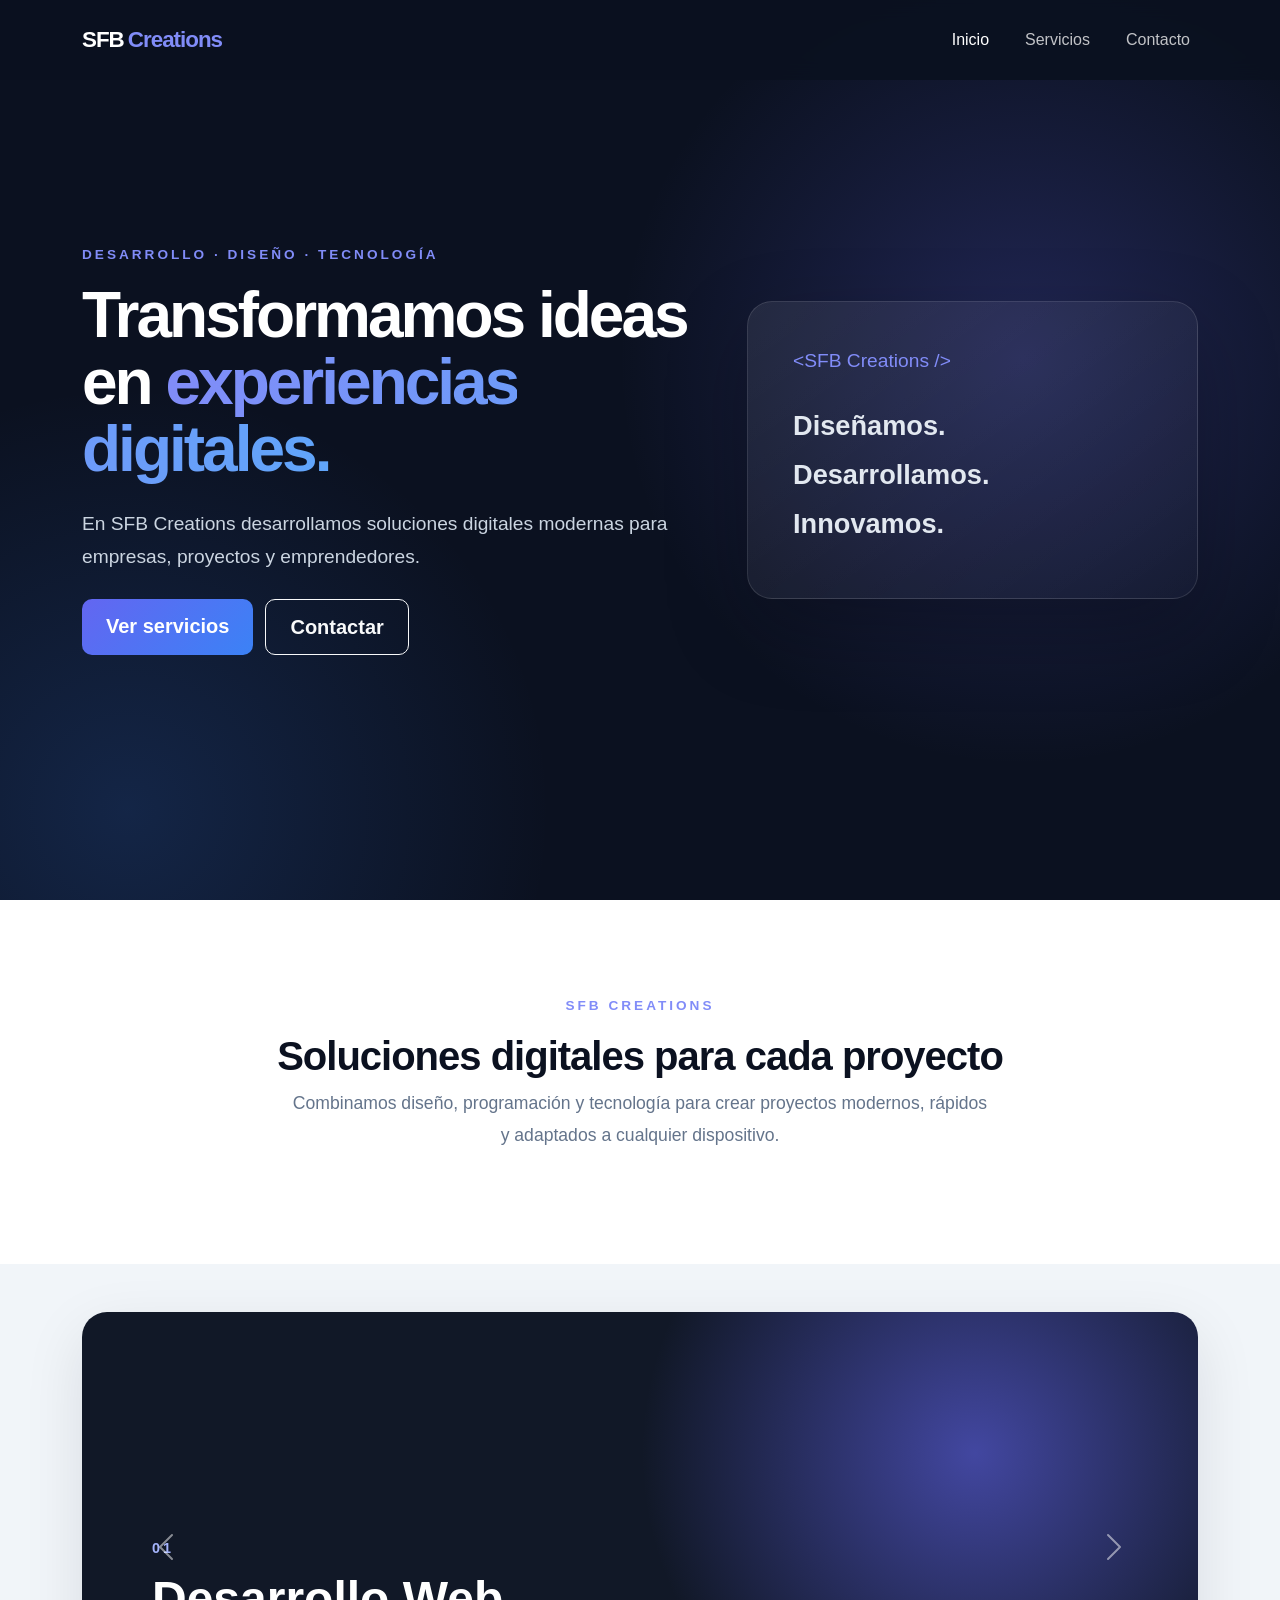
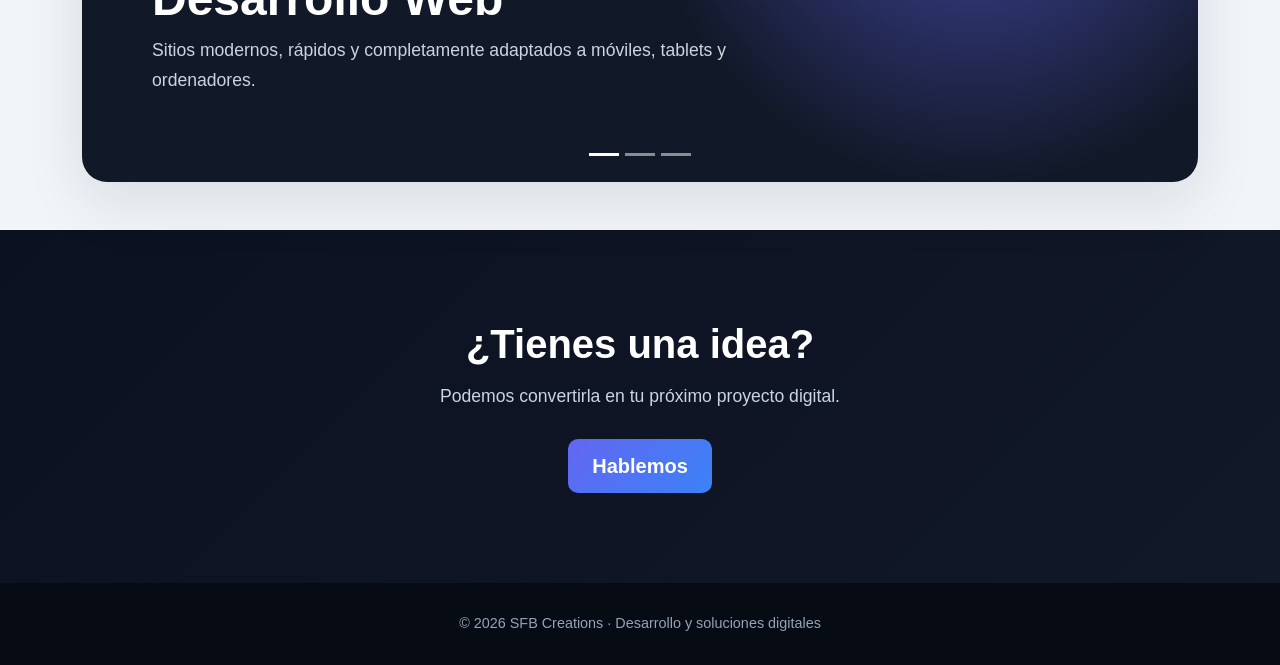
<file: index.html>
<!DOCTYPE html>
<html lang="es">
<head>
    <meta charset="UTF-8">
    <meta name="viewport" content="width=device-width, initial-scale=1.0">

    <title>SFB Creations | Desarrollo Digital</title>

    <!-- Bootstrap -->
    <link href="https://cdn.jsdelivr.net/npm/bootstrap@5.3.8/dist/css/bootstrap.min.css" rel="stylesheet">

    <!-- CSS compilado desde Sass -->
    <link rel="stylesheet" href="scss/styles.css">
</head>

<body>

<!-- NAVEGACIÓN -->
<nav class="navbar navbar-expand-lg navbar-dark fixed-top">
    <div class="container">

        <a class="navbar-brand" href="index.html">
            SFB<span>Creations</span>
        </a>

        <button
            class="navbar-toggler"
            type="button"
            data-bs-toggle="collapse"
            data-bs-target="#menuPrincipal"
            aria-controls="menuPrincipal"
            aria-expanded="false"
            aria-label="Abrir menú">
            <span class="navbar-toggler-icon"></span>
        </button>

        <div class="collapse navbar-collapse" id="menuPrincipal">
            <ul class="navbar-nav ms-auto">
                <li class="nav-item">
                    <a class="nav-link active" href="index.html">Inicio</a>
                </li>

                <li class="nav-item">
                    <a class="nav-link" href="servicios.html">Servicios</a>
                </li>

                <li class="nav-item">
                    <a class="nav-link" href="contacto.html">Contacto</a>
                </li>
            </ul>
        </div>

    </div>
</nav>


<!-- HERO / JUMBOTRON -->
<header class="hero">
    <div class="container">
        <div class="row align-items-center min-vh-100">

            <div class="col-lg-7">

                <p class="hero-etiqueta">
                    DESARROLLO · DISEÑO · TECNOLOGÍA
                </p>

                <h1>
                    Transformamos ideas en
                    <span>experiencias digitales.</span>
                </h1>

                <p class="hero-texto">
                    En SFB Creations desarrollamos soluciones digitales
                    modernas para empresas, proyectos y emprendedores.
                </p>

                <div class="hero-botones">
                    <a href="servicios.html" class="btn btn-primary btn-lg">
                        Ver servicios
                    </a>

                    <a href="contacto.html" class="btn btn-outline-light btn-lg">
                        Contactar
                    </a>
                </div>

            </div>

            <div class="col-lg-5 d-none d-lg-block">
                <div class="codigo-decorativo">
                    <span>&lt;SFB Creations /&gt;</span>
                    <p>Diseñamos.</p>
                    <p>Desarrollamos.</p>
                    <p>Innovamos.</p>
                </div>
            </div>

        </div>
    </div>
</header>


<!-- PRESENTACIÓN -->
<section class="seccion-clara py-5">
    <div class="container py-5 text-center">

        <p class="titulo-pequeno">SFB CREATIONS</p>

        <h2>Soluciones digitales para cada proyecto</h2>

        <p class="descripcion-seccion mx-auto">
            Combinamos diseño, programación y tecnología para crear
            proyectos modernos, rápidos y adaptados a cualquier dispositivo.
        </p>

    </div>
</section>


<!-- CAROUSEL -->
<section class="seccion-carousel py-5">

    <div class="container">

        <div id="carouselSFB" class="carousel slide" data-bs-ride="carousel">

            <div class="carousel-indicators">
                <button type="button"
                        data-bs-target="#carouselSFB"
                        data-bs-slide-to="0"
                        class="active"
                        aria-label="Proyecto 1">
                </button>

                <button type="button"
                        data-bs-target="#carouselSFB"
                        data-bs-slide-to="1"
                        aria-label="Proyecto 2">
                </button>

                <button type="button"
                        data-bs-target="#carouselSFB"
                        data-bs-slide-to="2"
                        aria-label="Proyecto 3">
                </button>
            </div>


            <div class="carousel-inner">

                <div class="carousel-item active">
                    <div class="slide slide-web">
                        <div>
                            <span>01</span>
                            <h2>Desarrollo Web</h2>
                            <p>
                                Sitios modernos, rápidos y completamente
                                adaptados a móviles, tablets y ordenadores.
                            </p>
                        </div>
                    </div>
                </div>


                <div class="carousel-item">
                    <div class="slide slide-design">
                        <div>
                            <span>02</span>
                            <h2>Diseño Digital</h2>
                            <p>
                                Interfaces atractivas y profesionales
                                pensadas para ofrecer una gran experiencia.
                            </p>
                        </div>
                    </div>
                </div>


                <div class="carousel-item">
                    <div class="slide slide-tech">
                        <div>
                            <span>03</span>
                            <h2>Soluciones Tecnológicas</h2>
                            <p>
                                Automatización y herramientas digitales
                                adaptadas a las necesidades de cada proyecto.
                            </p>
                        </div>
                    </div>
                </div>

            </div>


            <button class="carousel-control-prev"
                    type="button"
                    data-bs-target="#carouselSFB"
                    data-bs-slide="prev">

                <span class="carousel-control-prev-icon"></span>

            </button>


            <button class="carousel-control-next"
                    type="button"
                    data-bs-target="#carouselSFB"
                    data-bs-slide="next">

                <span class="carousel-control-next-icon"></span>

            </button>

        </div>

    </div>

</section>


<!-- CTA -->
<section class="cta">
    <div class="container text-center">

        <h2>¿Tienes una idea?</h2>

        <p>
            Podemos convertirla en tu próximo proyecto digital.
        </p>

        <a href="contacto.html" class="btn btn-primary btn-lg">
            Hablemos
        </a>

    </div>
</section>


<!-- FOOTER -->
<footer>
    <div class="container text-center">
        <p>© 2026 SFB Creations · Desarrollo y soluciones digitales</p>
    </div>
</footer>


<script src="https://cdn.jsdelivr.net/npm/bootstrap@5.3.8/dist/js/bootstrap.bundle.min.js"></script>

</body>
</html>
</file>
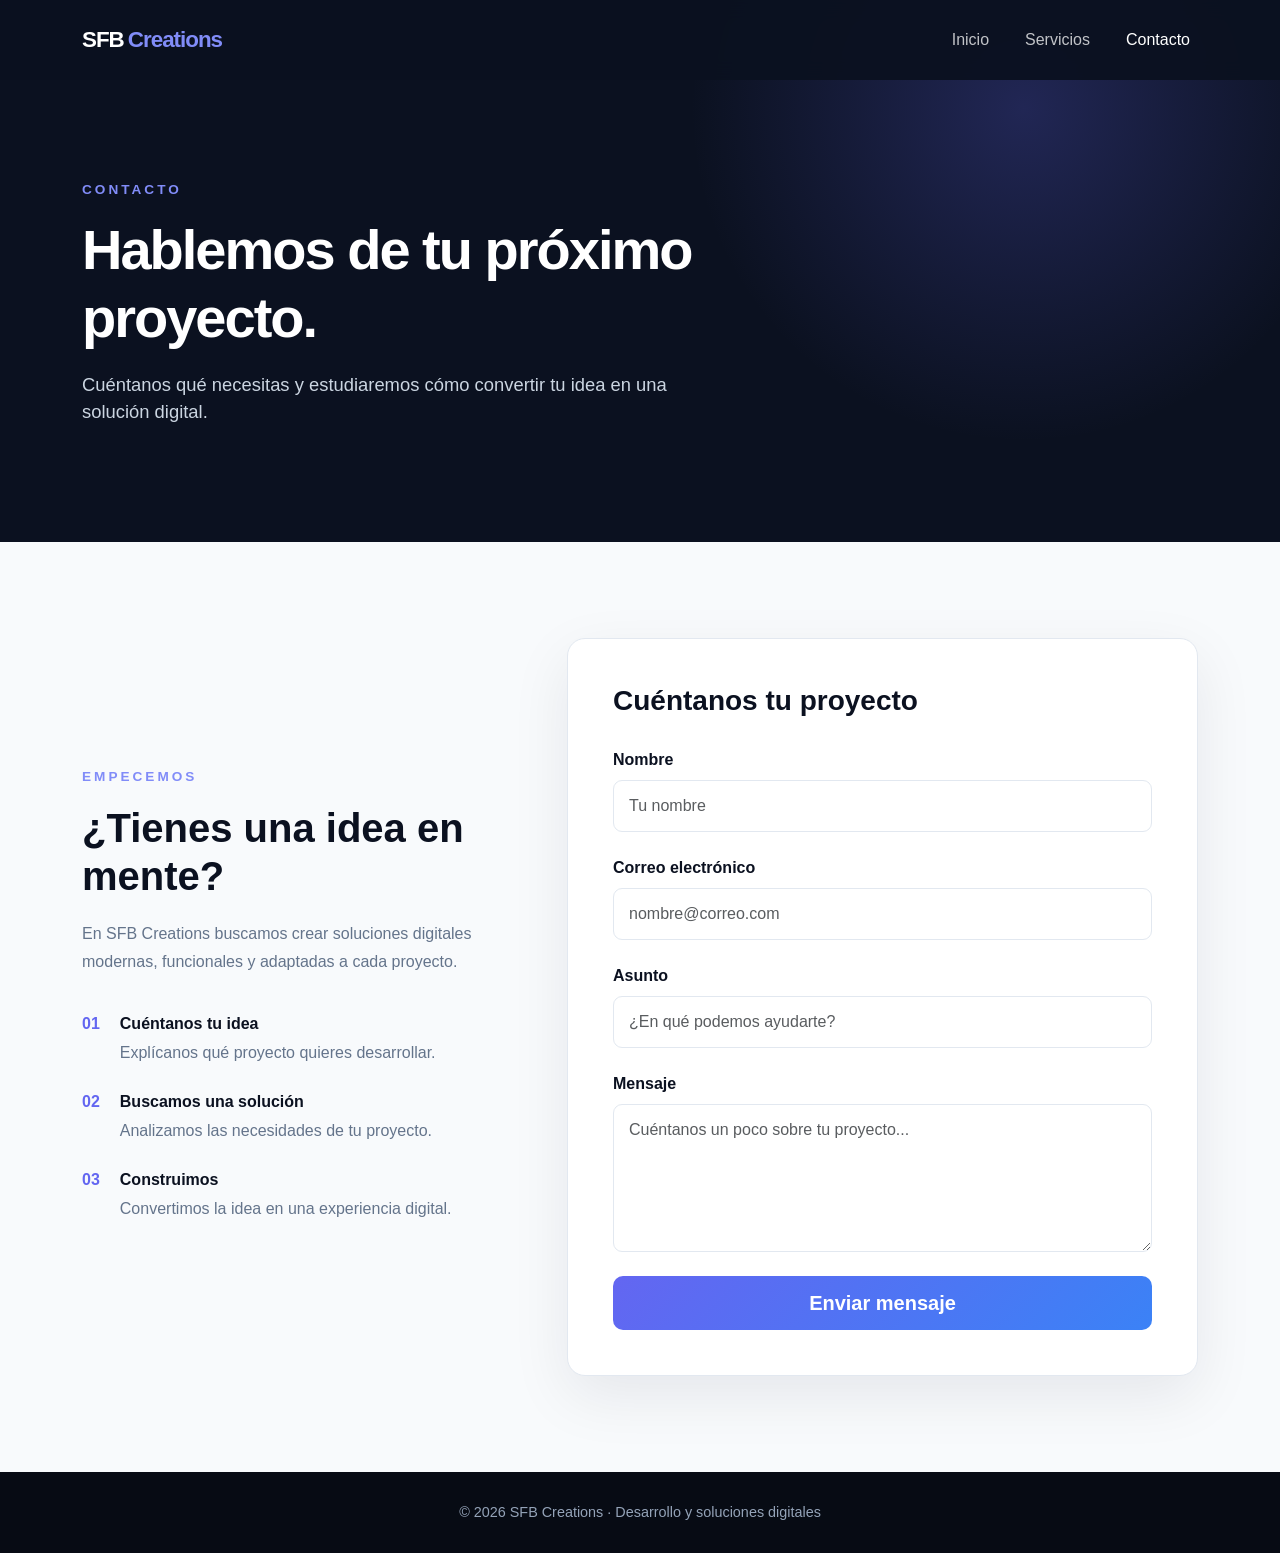
<file: contacto.html>
<!DOCTYPE html>
<html lang="es">
<head>
    <meta charset="UTF-8">
    <meta name="viewport" content="width=device-width, initial-scale=1.0">

    <title>Contacto | SFB Creations</title>

    <link href="https://cdn.jsdelivr.net/npm/bootstrap@5.3.8/dist/css/bootstrap.min.css" rel="stylesheet">

    <link rel="stylesheet" href="scss/styles.css">
</head>

<body>

<!-- NAVEGACIÓN -->
<nav class="navbar navbar-expand-lg navbar-dark fixed-top">

    <div class="container">

        <a class="navbar-brand" href="index.html">
            SFB<span>Creations</span>
        </a>

        <button
            class="navbar-toggler"
            type="button"
            data-bs-toggle="collapse"
            data-bs-target="#menuPrincipal"
            aria-controls="menuPrincipal"
            aria-expanded="false"
            aria-label="Abrir menú">

            <span class="navbar-toggler-icon"></span>

        </button>

        <div class="collapse navbar-collapse" id="menuPrincipal">

            <ul class="navbar-nav ms-auto">

                <li class="nav-item">
                    <a class="nav-link" href="index.html">
                        Inicio
                    </a>
                </li>

                <li class="nav-item">
                    <a class="nav-link" href="servicios.html">
                        Servicios
                    </a>
                </li>

                <li class="nav-item">
                    <a class="nav-link active" href="contacto.html">
                        Contacto
                    </a>
                </li>

            </ul>

        </div>

    </div>

</nav>


<!-- CABECERA -->
<header class="cabecera-pagina">

    <div class="container">

        <p class="hero-etiqueta">CONTACTO</p>

        <h1>Hablemos de tu próximo proyecto.</h1>

        <p>
            Cuéntanos qué necesitas y estudiaremos cómo
            convertir tu idea en una solución digital.
        </p>

    </div>

</header>


<!-- CONTACTO -->
<main class="contacto py-5">

    <div class="container py-5">

        <div class="row g-5 align-items-center">

            <!-- INFORMACIÓN -->
            <div class="col-lg-5">

                <p class="titulo-pequeno">
                    EMPECEMOS
                </p>

                <h2>
                    ¿Tienes una idea en mente?
                </h2>

                <p class="texto-contacto">
                    En SFB Creations buscamos crear soluciones
                    digitales modernas, funcionales y adaptadas
                    a cada proyecto.
                </p>

                <div class="dato-contacto">
                    <span>01</span>

                    <div>
                        <strong>Cuéntanos tu idea</strong>
                        <p>
                            Explícanos qué proyecto quieres desarrollar.
                        </p>
                    </div>
                </div>


                <div class="dato-contacto">
                    <span>02</span>

                    <div>
                        <strong>Buscamos una solución</strong>
                        <p>
                            Analizamos las necesidades de tu proyecto.
                        </p>
                    </div>
                </div>


                <div class="dato-contacto">
                    <span>03</span>

                    <div>
                        <strong>Construimos</strong>
                        <p>
                            Convertimos la idea en una experiencia digital.
                        </p>
                    </div>
                </div>

            </div>


            <!-- FORMULARIO -->
            <div class="col-lg-7">

                <form class="formulario-contacto">

                    <h3>Cuéntanos tu proyecto</h3>

                    <div class="mb-4">

                        <label for="nombre" class="form-label">
                            Nombre
                        </label>

                        <input
                            type="text"
                            class="form-control"
                            id="nombre"
                            placeholder="Tu nombre"
                            required>

                    </div>


                    <div class="mb-4">

                        <label for="email" class="form-label">
                            Correo electrónico
                        </label>

                        <input
                            type="email"
                            class="form-control"
                            id="email"
                            placeholder="nombre@correo.com"
                            required>

                    </div>


                    <div class="mb-4">

                        <label for="asunto" class="form-label">
                            Asunto
                        </label>

                        <input
                            type="text"
                            class="form-control"
                            id="asunto"
                            placeholder="¿En qué podemos ayudarte?"
                            required>

                    </div>


                    <div class="mb-4">

                        <label for="mensaje" class="form-label">
                            Mensaje
                        </label>

                        <textarea
                            class="form-control"
                            id="mensaje"
                            rows="5"
                            placeholder="Cuéntanos un poco sobre tu proyecto..."
                            required></textarea>

                    </div>


                    <button type="submit" class="btn btn-primary btn-lg w-100">
                        Enviar mensaje
                    </button>

                </form>

            </div>

        </div>

    </div>

</main>


<footer>

    <div class="container text-center">

        <p>
            © 2026 SFB Creations · Desarrollo y soluciones digitales
        </p>

    </div>

</footer>


<script src="https://cdn.jsdelivr.net/npm/bootstrap@5.3.8/dist/js/bootstrap.bundle.min.js"></script>

</body>
</html>
</file>
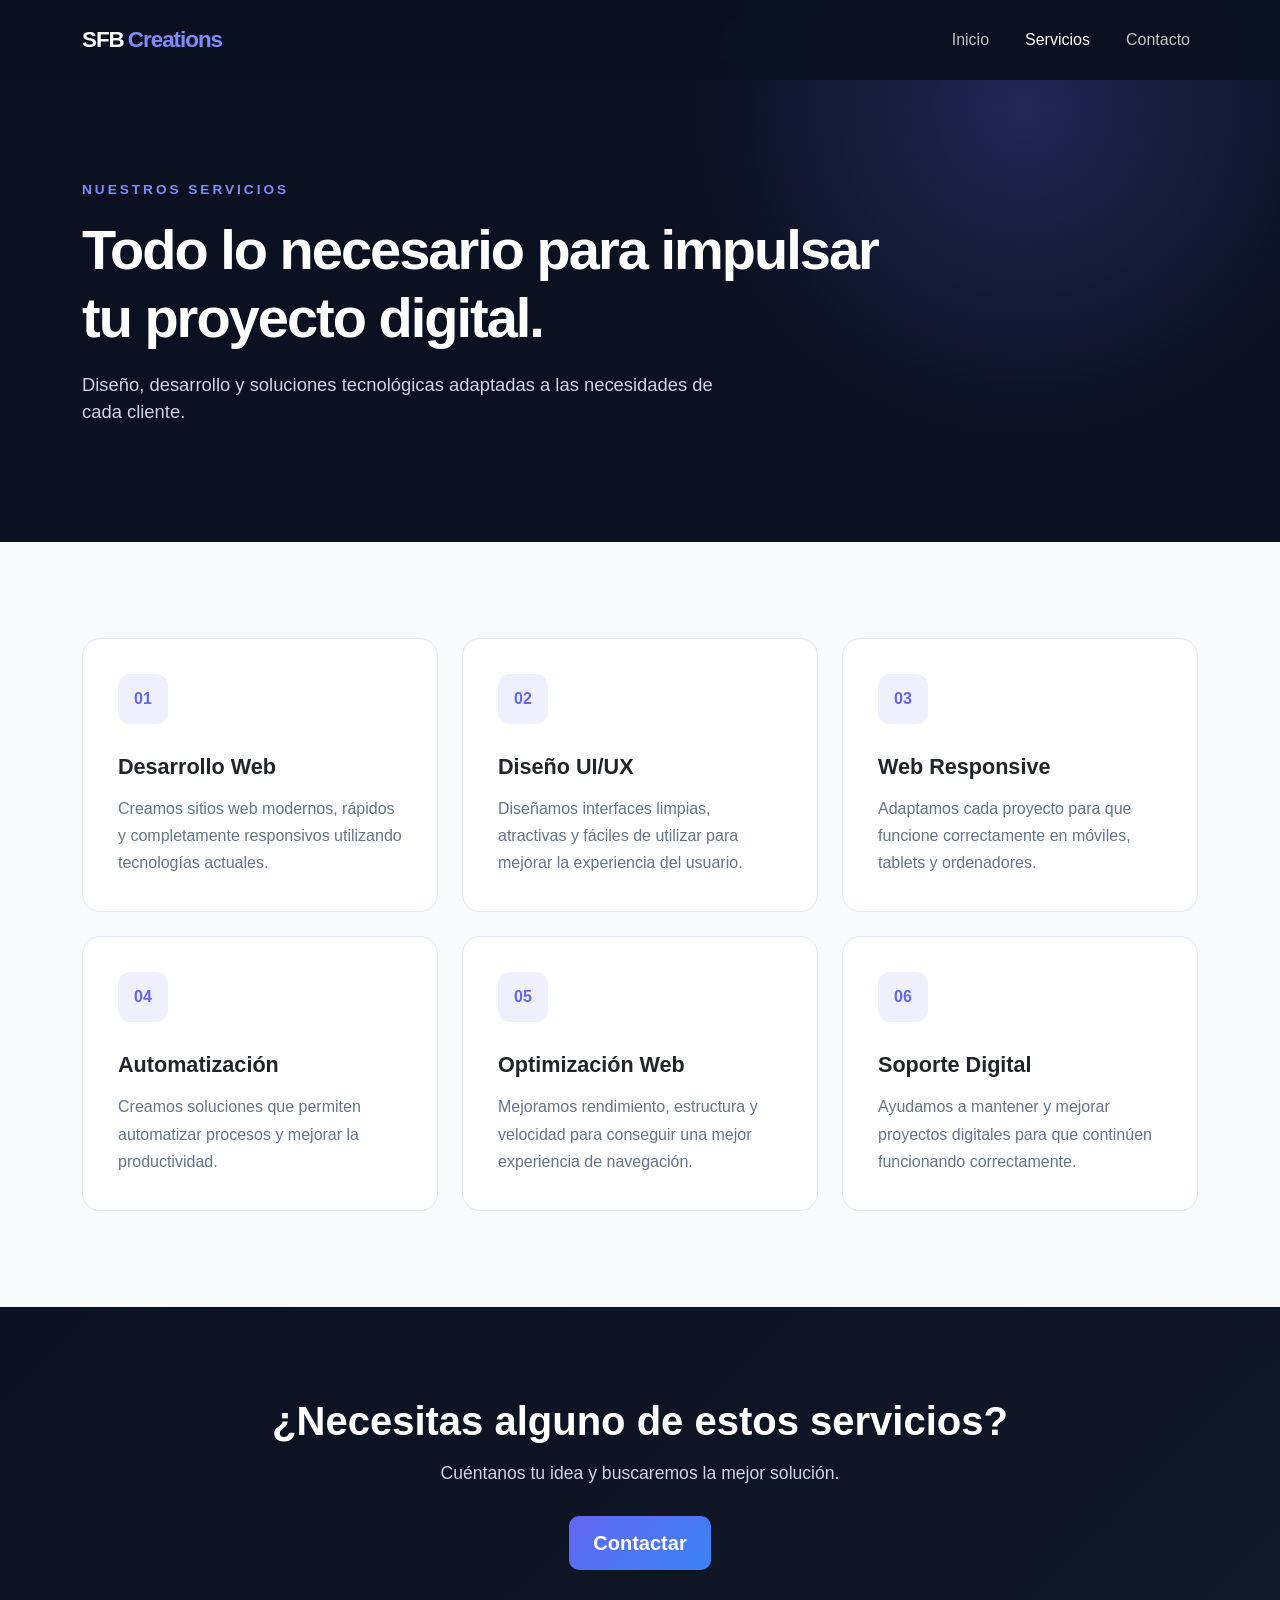
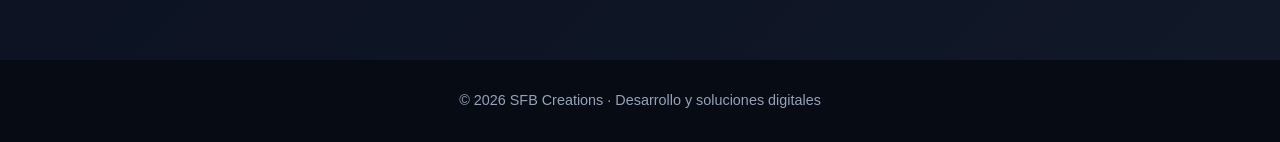
<file: servicios.html>
<!DOCTYPE html>
<html lang="es">
<head>
    <meta charset="UTF-8">
    <meta name="viewport" content="width=device-width, initial-scale=1.0">

    <title>Servicios | SFB Creations</title>

    <link href="https://cdn.jsdelivr.net/npm/bootstrap@5.3.8/dist/css/bootstrap.min.css" rel="stylesheet">

    <link rel="stylesheet" href="scss/styles.css">
</head>

<body>

<!-- NAVEGACIÓN -->
<nav class="navbar navbar-expand-lg navbar-dark fixed-top">

    <div class="container">

        <a class="navbar-brand" href="index.html">
            SFB<span>Creations</span>
        </a>

        <button
            class="navbar-toggler"
            type="button"
            data-bs-toggle="collapse"
            data-bs-target="#menuPrincipal"
            aria-controls="menuPrincipal"
            aria-expanded="false"
            aria-label="Abrir menú">

            <span class="navbar-toggler-icon"></span>

        </button>

        <div class="collapse navbar-collapse" id="menuPrincipal">

            <ul class="navbar-nav ms-auto">

                <li class="nav-item">
                    <a class="nav-link" href="index.html">
                        Inicio
                    </a>
                </li>

                <li class="nav-item">
                    <a class="nav-link active" href="servicios.html">
                        Servicios
                    </a>
                </li>

                <li class="nav-item">
                    <a class="nav-link" href="contacto.html">
                        Contacto
                    </a>
                </li>

            </ul>

        </div>

    </div>

</nav>


<!-- CABECERA -->
<header class="cabecera-pagina">

    <div class="container">

        <p class="hero-etiqueta">NUESTROS SERVICIOS</p>

        <h1>Todo lo necesario para impulsar tu proyecto digital.</h1>

        <p>
            Diseño, desarrollo y soluciones tecnológicas
            adaptadas a las necesidades de cada cliente.
        </p>

    </div>

</header>


<!-- SERVICIOS -->
<main class="servicios py-5">

    <div class="container py-5">

        <div class="row g-4">

            <!-- CARD 1 -->
            <div class="col-12 col-md-6 col-lg-4">

                <div class="card servicio-card h-100">

                    <div class="card-body">

                        <div class="numero-servicio">01</div>

                        <h3 class="card-title">
                            Desarrollo Web
                        </h3>

                        <p class="card-text">
                            Creamos sitios web modernos, rápidos y
                            completamente responsivos utilizando
                            tecnologías actuales.
                        </p>

                    </div>

                </div>

            </div>


            <!-- CARD 2 -->
            <div class="col-12 col-md-6 col-lg-4">

                <div class="card servicio-card h-100">

                    <div class="card-body">

                        <div class="numero-servicio">02</div>

                        <h3 class="card-title">
                            Diseño UI/UX
                        </h3>

                        <p class="card-text">
                            Diseñamos interfaces limpias, atractivas
                            y fáciles de utilizar para mejorar la
                            experiencia del usuario.
                        </p>

                    </div>

                </div>

            </div>


            <!-- CARD 3 -->
            <div class="col-12 col-md-6 col-lg-4">

                <div class="card servicio-card h-100">

                    <div class="card-body">

                        <div class="numero-servicio">03</div>

                        <h3 class="card-title">
                            Web Responsive
                        </h3>

                        <p class="card-text">
                            Adaptamos cada proyecto para que funcione
                            correctamente en móviles, tablets y
                            ordenadores.
                        </p>

                    </div>

                </div>

            </div>


            <!-- CARD 4 -->
            <div class="col-12 col-md-6 col-lg-4">

                <div class="card servicio-card h-100">

                    <div class="card-body">

                        <div class="numero-servicio">04</div>

                        <h3 class="card-title">
                            Automatización
                        </h3>

                        <p class="card-text">
                            Creamos soluciones que permiten automatizar
                            procesos y mejorar la productividad.
                        </p>

                    </div>

                </div>

            </div>


            <!-- CARD 5 -->
            <div class="col-12 col-md-6 col-lg-4">

                <div class="card servicio-card h-100">

                    <div class="card-body">

                        <div class="numero-servicio">05</div>

                        <h3 class="card-title">
                            Optimización Web
                        </h3>

                        <p class="card-text">
                            Mejoramos rendimiento, estructura y
                            velocidad para conseguir una mejor
                            experiencia de navegación.
                        </p>

                    </div>

                </div>

            </div>


            <!-- CARD 6 -->
            <div class="col-12 col-md-6 col-lg-4">

                <div class="card servicio-card h-100">

                    <div class="card-body">

                        <div class="numero-servicio">06</div>

                        <h3 class="card-title">
                            Soporte Digital
                        </h3>

                        <p class="card-text">
                            Ayudamos a mantener y mejorar proyectos
                            digitales para que continúen funcionando
                            correctamente.
                        </p>

                    </div>

                </div>

            </div>

        </div>

    </div>

</main>


<!-- CTA -->
<section class="cta">

    <div class="container text-center">

        <h2>¿Necesitas alguno de estos servicios?</h2>

        <p>
            Cuéntanos tu idea y buscaremos la mejor solución.
        </p>

        <a href="contacto.html" class="btn btn-primary btn-lg">
            Contactar
        </a>

    </div>

</section>


<footer>

    <div class="container text-center">

        <p>
            © 2026 SFB Creations · Desarrollo y soluciones digitales
        </p>

    </div>

</footer>


<script src="https://cdn.jsdelivr.net/npm/bootstrap@5.3.8/dist/js/bootstrap.bundle.min.js"></script>

</body>
</html>
</file>
<file: scss/styles.css>
.servicio-card, .navbar .nav-link, .btn {
  transition: all 0.3s ease;
}

.formulario-contacto, .servicio-card {
  border: 1px solid #e2e8f0;
  border-radius: 18px;
  background-color: white;
}

html {
  scroll-behavior: smooth;
}

body {
  margin: 0;
  font-family: Arial, Helvetica, sans-serif;
  color: #0b1120;
  background-color: #f8fafc;
}

h1,
h2,
h3,
h4,
h5 {
  font-weight: 700;
}

.btn {
  border-radius: 10px;
  padding: 12px 24px;
  font-weight: 600;
}

.btn-primary {
  background: linear-gradient(135deg, #6366f1, #3b82f6);
  border: none;
}
.btn-primary:hover {
  transform: translateY(-2px);
  box-shadow: 0 10px 30px rgba(99, 102, 241, 0.3);
}

.navbar {
  background-color: rgba(11, 17, 32, 0.95);
  padding: 18px 0;
  backdrop-filter: blur(10px);
}
.navbar .navbar-brand {
  color: white;
  font-size: 1.4rem;
  font-weight: 800;
  letter-spacing: -1px;
}
.navbar .navbar-brand span {
  color: #818cf8;
  margin-left: 4px;
}
.navbar .nav-link {
  color: rgba(255, 255, 255, 0.75);
  margin-left: 20px;
  font-weight: 500;
}
.navbar .nav-link:hover, .navbar .nav-link.active {
  color: white;
}

.hero {
  position: relative;
  overflow: hidden;
  color: white;
  background: radial-gradient(circle at 80% 40%, rgba(99, 102, 241, 0.25), transparent 35%), radial-gradient(circle at 10% 90%, rgba(59, 130, 246, 0.18), transparent 30%), #0b1120;
}
.hero h1 {
  max-width: 800px;
  font-size: 4rem;
  line-height: 1.05;
  letter-spacing: -3px;
}
.hero h1 span {
  background: linear-gradient(90deg, #818cf8, #60a5fa);
  -webkit-background-clip: text;
  background-clip: text;
  color: transparent;
}
.hero .hero-texto {
  max-width: 650px;
  margin: 25px 0;
  color: #cbd5e1;
  font-size: 1.2rem;
  line-height: 1.7;
}
.hero .hero-botones {
  display: flex;
  gap: 12px;
  flex-wrap: wrap;
}

.hero-etiqueta,
.titulo-pequeno {
  color: #818cf8;
  font-size: 0.85rem;
  font-weight: 700;
  letter-spacing: 3px;
}

.codigo-decorativo {
  padding: 45px;
  border: 1px solid rgba(255, 255, 255, 0.12);
  border-radius: 25px;
  background: linear-gradient(145deg, rgba(255, 255, 255, 0.08), rgba(255, 255, 255, 0.02));
  box-shadow: 0 30px 80px rgba(0, 0, 0, 0.25);
}
.codigo-decorativo span {
  display: block;
  margin-bottom: 30px;
  color: #818cf8;
  font-size: 1.2rem;
}
.codigo-decorativo p {
  margin: 8px 0;
  color: #e2e8f0;
  font-size: 1.7rem;
  font-weight: 600;
}

.seccion-clara {
  background-color: white;
}
.seccion-clara h2 {
  font-size: 2.5rem;
  letter-spacing: -1px;
}

.descripcion-seccion {
  max-width: 700px;
  color: #64748b;
  font-size: 1.1rem;
  line-height: 1.8;
}

.seccion-carousel {
  background-color: #f1f5f9;
}

.carousel {
  overflow: hidden;
  border-radius: 25px;
  box-shadow: 0 20px 60px rgba(11, 17, 32, 0.1);
}
.carousel .slide {
  min-height: 470px;
  display: flex;
  align-items: flex-end;
  padding: 70px;
  color: white;
}
.carousel .slide div {
  max-width: 650px;
}
.carousel .slide span {
  color: #a5b4fc;
  font-size: 0.9rem;
  font-weight: bold;
  letter-spacing: 3px;
}
.carousel .slide h2 {
  margin-top: 10px;
  font-size: 3rem;
}
.carousel .slide p {
  color: #cbd5e1;
  font-size: 1.1rem;
  line-height: 1.7;
}

.slide-web {
  background: radial-gradient(circle at 80% 30%, rgba(99, 102, 241, 0.6), transparent 35%), #111827;
}

.slide-design {
  background: radial-gradient(circle at 20% 30%, rgba(59, 130, 246, 0.6), transparent 35%), #0f172a;
}

.slide-tech {
  background: radial-gradient(circle at 70% 60%, rgba(139, 92, 246, 0.55), transparent 35%), #111827;
}

.cabecera-pagina {
  padding: 180px 0 100px;
  color: white;
  background: radial-gradient(circle at 80% 20%, rgba(99, 102, 241, 0.25), transparent 30%), #0b1120;
}
.cabecera-pagina h1 {
  max-width: 800px;
  margin-top: 15px;
  font-size: 3.5rem;
  letter-spacing: -2px;
}
.cabecera-pagina p:not(.hero-etiqueta) {
  max-width: 650px;
  margin-top: 20px;
  color: #cbd5e1;
  font-size: 1.15rem;
}

.servicios {
  background-color: #f8fafc;
}

.servicio-card {
  border: 1px solid #e2e8f0;
}
.servicio-card .card-body {
  padding: 35px;
}
.servicio-card .numero-servicio {
  width: 50px;
  height: 50px;
  display: flex;
  align-items: center;
  justify-content: center;
  margin-bottom: 30px;
  border-radius: 12px;
  background-color: rgba(99, 102, 241, 0.1);
  color: #6366f1;
  font-weight: 700;
}
.servicio-card h3 {
  margin-bottom: 15px;
  font-size: 1.35rem;
}
.servicio-card p {
  color: #64748b;
  line-height: 1.7;
}
.servicio-card:hover {
  transform: translateY(-8px);
  border-color: rgba(99, 102, 241, 0.4);
  box-shadow: 0 20px 50px rgba(11, 17, 32, 0.1);
}

.contacto {
  background-color: #f8fafc;
}
.contacto h2 {
  margin-bottom: 20px;
  font-size: 2.5rem;
}
.contacto .texto-contacto {
  margin-bottom: 35px;
  color: #64748b;
  line-height: 1.8;
}

.dato-contacto {
  display: flex;
  gap: 20px;
  margin: 25px 0;
}
.dato-contacto > span {
  color: #6366f1;
  font-weight: 700;
}
.dato-contacto strong {
  display: block;
  margin-bottom: 5px;
}
.dato-contacto p {
  margin: 0;
  color: #64748b;
}

.formulario-contacto {
  padding: 45px;
  box-shadow: 0 20px 60px rgba(11, 17, 32, 0.08);
}
.formulario-contacto h3 {
  margin-bottom: 30px;
}
.formulario-contacto .form-label {
  font-weight: 600;
}
.formulario-contacto .form-control {
  padding: 13px 15px;
  border: 1px solid #e2e8f0;
  border-radius: 9px;
}
.formulario-contacto .form-control:focus {
  border-color: #6366f1;
  box-shadow: 0 0 0 3px rgba(99, 102, 241, 0.1);
}

.cta {
  padding: 90px 0;
  color: white;
  background: linear-gradient(135deg, #0b1120, #111827);
}
.cta h2 {
  font-size: 2.5rem;
}
.cta p {
  margin: 15px 0 30px;
  color: #cbd5e1;
  font-size: 1.1rem;
}

footer {
  padding: 30px 0;
  background-color: #070b14;
  color: #94a3b8;
}
footer p {
  margin: 0;
  font-size: 0.9rem;
}

@media (max-width: 992px) {
  .hero h1 {
    font-size: 3.2rem;
  }
  .cabecera-pagina h1 {
    font-size: 2.8rem;
  }
}
@media (max-width: 768px) {
  .navbar .nav-link {
    margin-left: 0;
    padding: 10px 0;
  }
  .hero {
    text-align: center;
  }
  .hero h1 {
    font-size: 2.6rem;
    letter-spacing: -1px;
  }
  .hero .hero-texto {
    font-size: 1rem;
  }
  .hero .hero-botones {
    justify-content: center;
  }
  .cabecera-pagina {
    padding: 150px 0 70px;
  }
  .cabecera-pagina h1 {
    font-size: 2.3rem;
  }
  .carousel .slide {
    min-height: 380px;
    padding: 40px;
  }
  .carousel .slide h2 {
    font-size: 2rem;
  }
  .formulario-contacto {
    padding: 25px;
  }
}/*# sourceMappingURL=styles.css.map */
</file>
